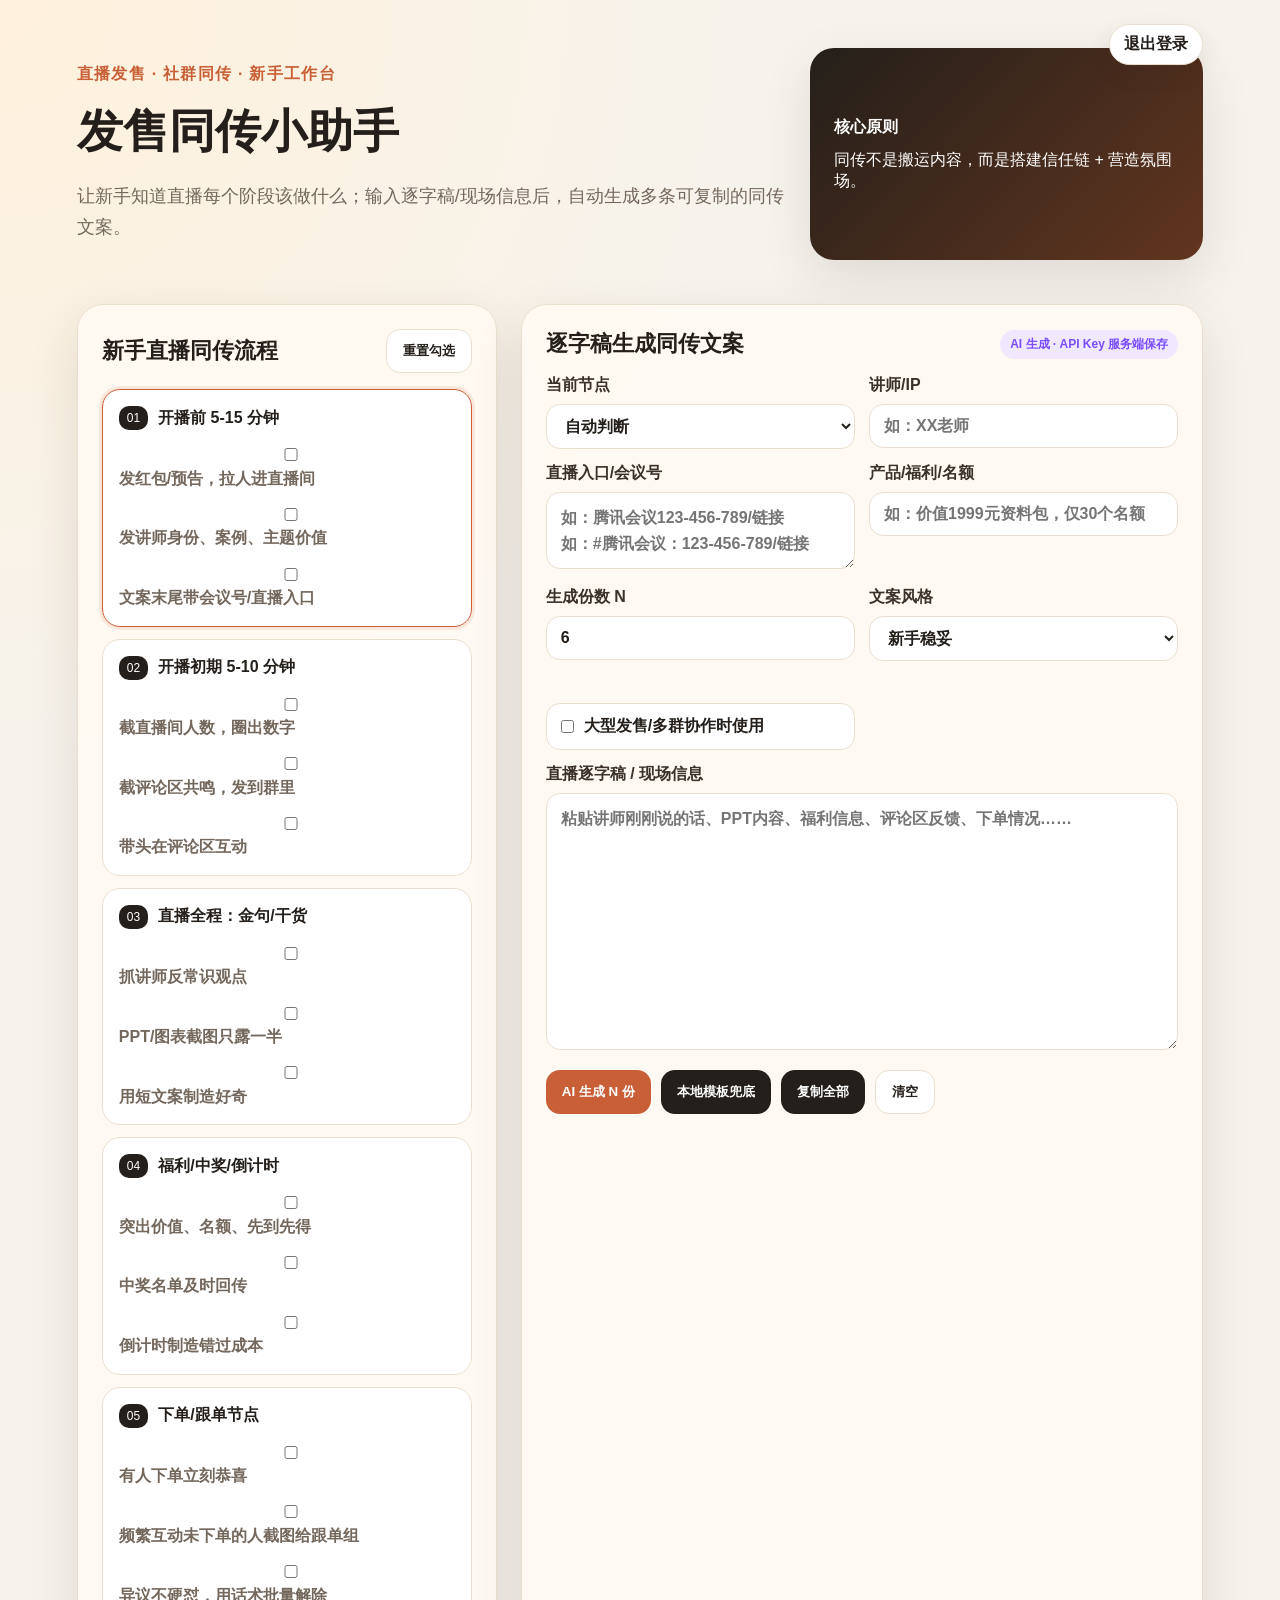
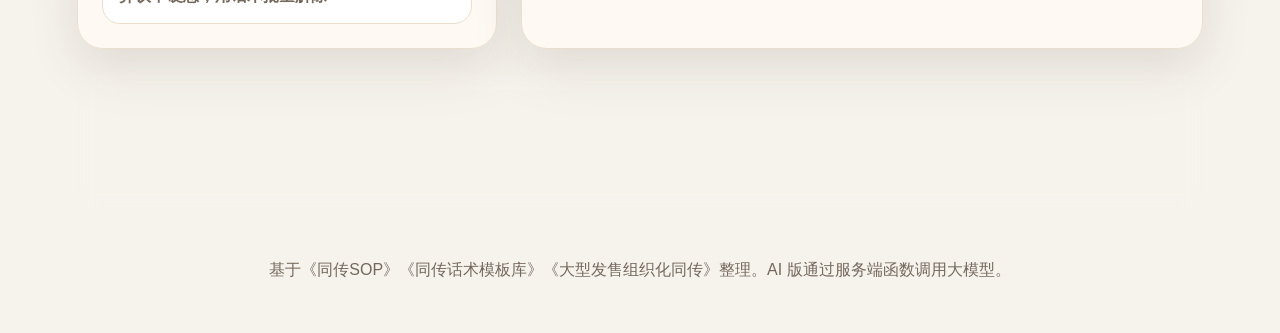
<file: index.html>
﻿<!doctype html>
<html lang="zh-CN">
<head>
  <meta charset="UTF-8" />
  <meta name="viewport" content="width=device-width, initial-scale=1.0" />
  <title>发售同传小助手</title>
  <link rel="stylesheet" href="./styles.css" />
</head>
<body>
  <header class="hero">
    <a class="logout-link" href="/api/logout">退出登录</a>
    <div>
      <p class="eyebrow">直播发售 · 社群同传 · 新手工作台</p>
      <h1>发售同传小助手</h1>
      <p class="subtitle">让新手知道直播每个阶段该做什么；输入逐字稿/现场信息后，自动生成多条可复制的同传文案。</p>
    </div>
    <div class="hero-card">
      <strong>核心原则</strong>
      <span>同传不是搬运内容，而是搭建信任链 + 营造氛围场。</span>
    </div>
  </header>

  <main class="layout">
    <section class="panel guide">
      <div class="section-title">
        <h2>新手直播同传流程</h2>
        <button id="resetChecks" class="ghost">重置勾选</button>
      </div>

      <div class="timeline">
        <article class="step active" data-stage="preheat">
          <div class="step-head"><span>01</span><h3>开播前 5-15 分钟</h3></div>
          <label><input type="checkbox"> 发红包/预告，拉人进直播间</label>
          <label><input type="checkbox"> 发讲师身份、案例、主题价值</label>
          <label><input type="checkbox"> 文案末尾带会议号/直播入口</label>
        </article>
        <article class="step" data-stage="opening">
          <div class="step-head"><span>02</span><h3>开播初期 5-10 分钟</h3></div>
          <label><input type="checkbox"> 截直播间人数，圈出数字</label>
          <label><input type="checkbox"> 截评论区共鸣，发到群里</label>
          <label><input type="checkbox"> 带头在评论区互动</label>
        </article>
        <article class="step" data-stage="content">
          <div class="step-head"><span>03</span><h3>直播全程：金句/干货</h3></div>
          <label><input type="checkbox"> 抓讲师反常识观点</label>
          <label><input type="checkbox"> PPT/图表截图只露一半</label>
          <label><input type="checkbox"> 用短文案制造好奇</label>
        </article>
        <article class="step" data-stage="benefit">
          <div class="step-head"><span>04</span><h3>福利/中奖/倒计时</h3></div>
          <label><input type="checkbox"> 突出价值、名额、先到先得</label>
          <label><input type="checkbox"> 中奖名单及时回传</label>
          <label><input type="checkbox"> 倒计时制造错过成本</label>
        </article>
        <article class="step" data-stage="order">
          <div class="step-head"><span>05</span><h3>下单/跟单节点</h3></div>
          <label><input type="checkbox"> 有人下单立刻恭喜</label>
          <label><input type="checkbox"> 频繁互动未下单的人截图给跟单组</label>
          <label><input type="checkbox"> 异议不硬怼，用话术批量解除</label>
        </article>
      </div>
    </section>

    <section class="panel generator">
      <div class="section-title">
        <h2>逐字稿生成同传文案</h2>
        <span class="badge">AI 生成 · API Key 服务端保存</span>
      </div>

      <div class="form-grid">
        <label>当前节点
          <select id="stage">
            <option value="auto">自动判断</option>
            <option value="preheat">开播前预热</option>
            <option value="opening">开播初期拉在线</option>
            <option value="content">金句/干货节点</option>
            <option value="benefit">福利/中奖节点</option>
            <option value="order">下单/跟单节点</option>
            <option value="objection">异议解除</option>
            <option value="ending">下播收尾</option>
          </select>
        </label>
        <label>讲师/IP
          <input id="teacher" placeholder="如：XX老师" />
        </label>
        <label>直播入口/会议号
          <textarea id="entry" rows="2" placeholder="如：腾讯会议123-456-789/链接&#10;如：#腾讯会议：123-456-789/链接"></textarea>
        </label>
        <label>产品/福利/名额
          <input id="offer" placeholder="如：价值1999元资料包，仅30个名额" />
        </label>
        <label>生成份数 N
          <input id="count" type="number" min="1" max="20" value="6" />
        </label>
        <label>文案风格
          <select id="tone">
            <option value="新手稳妥，短句，真实不夸张">新手稳妥</option>
            <option value="情绪更强，钩子更明显，但不虚假夸大">强转化</option>
            <option value="老学员侧面种草，像真实用户评论">侧面种草</option>
            <option value="评论区互动感强，适合直播间刷屏带节奏">评论区互动</option>
          </select>
        </label>
        <label class="check-row">
          <input id="largeLaunch" type="checkbox" />
          <span>大型发售/多群协作时使用</span>
        </label>
        <label id="collabRangesWrap" class="collab-ranges hidden">回传范围
          <textarea id="collabRanges" rows="2" placeholder="如：a1-a9&#10;如：a1-a9、a10-a18、b1-b9"></textarea>
        </label>
      </div>

      <label class="full">直播逐字稿 / 现场信息
        <textarea id="transcript" rows="9" placeholder="粘贴讲师刚刚说的话、PPT内容、福利信息、评论区反馈、下单情况……"></textarea>
      </label>

      <div class="actions">
        <button id="generateAI">AI 生成 N 份</button>
        <button id="generate" class="secondary">本地模板兜底</button>
        <button id="copyAll" class="secondary">复制全部</button>
        <button id="clear" class="ghost">清空</button>
      </div>

      <div id="analysis" class="analysis"></div>
      <div id="results" class="results"></div>
    </section>
  </main>

  <section class="panel rules">
    <h2>现场红线</h2>
    <div class="rule-list">
      <span>不要大段文字</span>
      <span>不要连续刷屏</span>
      <span>不要忘记入口</span>
      <span>PPT 干货只露一半</span>
      <span>价格/名额/下单必须真实</span>
      <span>协作沟通只在同传官群</span>
    </div>
  </section>

  <footer>
    <p>基于《同传SOP》《同传话术模板库》《大型发售组织化同传》整理。AI 版通过服务端函数调用大模型。</p>
  </footer>

  <script src="./app.js"></script>
</body>
</html>
</file>
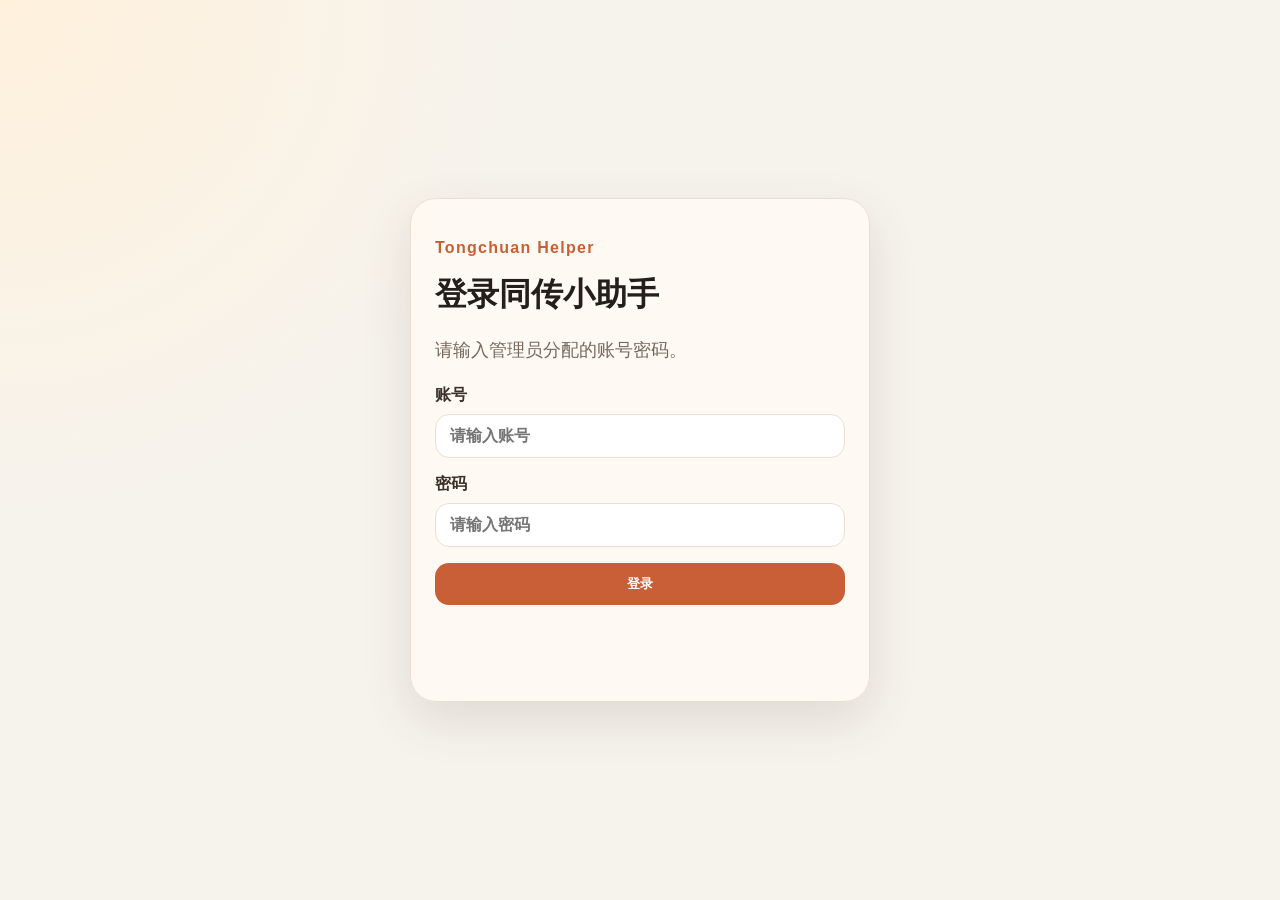
<file: login.html>
﻿<!doctype html>
<html lang="zh-CN">
<head>
  <meta charset="UTF-8" />
  <meta name="viewport" content="width=device-width, initial-scale=1.0" />
  <title>登录 · 发售同传小助手</title>
  <link rel="stylesheet" href="./styles.css" />
</head>
<body class="login-page">
  <main class="login-wrap">
    <section class="panel login-card">
      <p class="eyebrow">Tongchuan Helper</p>
      <h1>登录同传小助手</h1>
      <p class="subtitle">请输入管理员分配的账号密码。</p>
      <form id="loginForm">
        <label>账号
          <input id="username" autocomplete="username" required placeholder="请输入账号" />
        </label>
        <label>密码
          <input id="password" type="password" autocomplete="current-password" required placeholder="请输入密码" />
        </label>
        <button type="submit">登录</button>
        <p id="loginMsg" class="login-msg"></p>
      </form>
    </section>
  </main>
  <script>
    const msg = document.getElementById('loginMsg');
    document.getElementById('loginForm').addEventListener('submit', async (e) => {
      e.preventDefault();
      msg.textContent = '登录中…';
      const params = new URLSearchParams(location.search);
      const next = params.get('next') || '/';
      try{
        const res = await fetch('/api/login', {
          method: 'POST',
          headers: { 'Content-Type': 'application/json' },
          body: JSON.stringify({
            username: document.getElementById('username').value,
            password: document.getElementById('password').value
          })
        });
        const data = await res.json().catch(()=>({}));
        if(!res.ok) throw new Error(data.error || '登录失败');
        location.href = next;
      }catch(err){
        msg.textContent = err.message;
      }
    });
  </script>
</body>
</html>
</file>
<file: styles.css>
﻿:root{--bg:#f6f3ed;--card:#fffaf3;--ink:#241f1a;--muted:#74685d;--brand:#c85f36;--brand2:#7b4dff;--line:#eadfce;--ok:#23885a;--warn:#d28b17;--shadow:0 18px 50px rgba(69,44,26,.12)}*{box-sizing:border-box}body{margin:0;font-family:-apple-system,BlinkMacSystemFont,"Segoe UI","PingFang SC","Microsoft YaHei",sans-serif;background:radial-gradient(circle at top left,#fff1dc,transparent 34%),var(--bg);color:var(--ink)}.hero{display:flex;justify-content:space-between;gap:24px;padding:48px 6vw 24px;align-items:stretch}.eyebrow{color:var(--brand);font-weight:700;letter-spacing:.08em}.hero h1{font-size:46px;margin:6px 0}.subtitle{font-size:18px;color:var(--muted);max-width:780px;line-height:1.7}.hero-card{min-width:260px;background:linear-gradient(135deg,#241f1a,#62351f);color:#fff;border-radius:24px;padding:24px;box-shadow:var(--shadow);display:flex;flex-direction:column;justify-content:center;gap:12px}.layout{display:grid;grid-template-columns:minmax(320px,420px) 1fr;gap:24px;padding:20px 6vw}.panel{background:rgba(255,250,243,.9);border:1px solid var(--line);border-radius:26px;padding:24px;box-shadow:var(--shadow);backdrop-filter:blur(10px)}.section-title{display:flex;align-items:center;justify-content:space-between;gap:12px;margin-bottom:16px}.section-title h2,.rules h2{margin:0;font-size:22px}.badge{background:#efe8ff;color:var(--brand2);border-radius:999px;padding:6px 10px;font-size:12px;font-weight:700}.timeline{display:flex;flex-direction:column;gap:12px}.step{border:1px solid var(--line);background:#fff;border-radius:18px;padding:16px;cursor:pointer;transition:.2s}.step.active{border-color:var(--brand);box-shadow:0 0 0 3px rgba(200,95,54,.12)}.step-head{display:flex;align-items:center;gap:10px}.step-head span{background:#241f1a;color:#fff;border-radius:10px;padding:5px 8px;font-size:12px}.step h3{margin:0;font-size:16px}.step label{display:block;margin-top:10px;color:var(--muted);line-height:1.4}.form-grid{display:grid;grid-template-columns:repeat(2,minmax(0,1fr));gap:14px}.full{display:block;margin-top:14px}label{font-weight:700;color:#3a3129}input,select,textarea{width:100%;margin-top:8px;border:1px solid var(--line);border-radius:14px;padding:12px 14px;background:#fff;color:var(--ink);font:inherit;outline:none}textarea{resize:vertical;line-height:1.6}input:focus,select:focus,textarea:focus{border-color:var(--brand);box-shadow:0 0 0 3px rgba(200,95,54,.12)}.actions{display:flex;flex-wrap:wrap;gap:10px;margin:16px 0}button{border:0;border-radius:14px;padding:12px 16px;background:var(--brand);color:#fff;font-weight:800;cursor:pointer;transition:.18s}button:hover{transform:translateY(-1px)}button.secondary{background:#241f1a}button.ghost{background:#fff;color:var(--ink);border:1px solid var(--line)}.analysis{display:none;margin:14px 0;padding:14px;border-radius:16px;background:#fff7e8;border:1px solid #f1d6a8;color:#5b4320;line-height:1.7}.results{display:grid;grid-template-columns:repeat(2,minmax(0,1fr));gap:14px;margin-top:14px}.copy-card{background:#fff;border:1px solid var(--line);border-radius:18px;padding:16px;position:relative}.copy-card h3{margin:0 0 10px;font-size:16px}.copy-card p{white-space:pre-wrap;line-height:1.65;margin:0;color:#3a3129}.copy-card button{position:absolute;right:12px;top:12px;padding:7px 10px;border-radius:10px;font-size:12px;background:#f0ece5;color:#241f1a}.rules{margin:4px 6vw 24px}.rule-list{display:flex;flex-wrap:wrap;gap:10px;margin-top:14px}.rule-list span{background:#fff;border:1px solid var(--line);border-radius:999px;padding:10px 14px;color:var(--muted);font-weight:700}footer{text-align:center;color:var(--muted);padding:10px 6vw 36px}@media(max-width:960px){.hero,.layout{display:block}.hero-card{margin-top:18px}.guide{margin-bottom:20px}.results,.form-grid{grid-template-columns:1fr}.hero h1{font-size:36px}}

.logout-link{position:absolute;right:6vw;top:24px;background:#fff;border:1px solid var(--line);color:var(--ink);text-decoration:none;border-radius:999px;padding:9px 14px;font-weight:800;box-shadow:0 8px 24px rgba(69,44,26,.08)}.hero{position:relative}.login-page{min-height:100vh;display:grid;place-items:center}.login-wrap{width:min(460px,92vw)}.login-card h1{font-size:32px;margin:8px 0}.login-card form{display:grid;gap:16px;margin-top:20px}.login-msg{min-height:24px;color:var(--brand);font-weight:700}

.check-row{display:flex;align-items:center;gap:10px;margin-top:28px;background:#fff;border:1px solid var(--line);border-radius:14px;padding:12px 14px}.check-row input{width:auto;margin:0}.check-row span{font-weight:800;color:var(--ink)}

.collab-ranges{display:block}.hidden{display:none!important}
</file>
